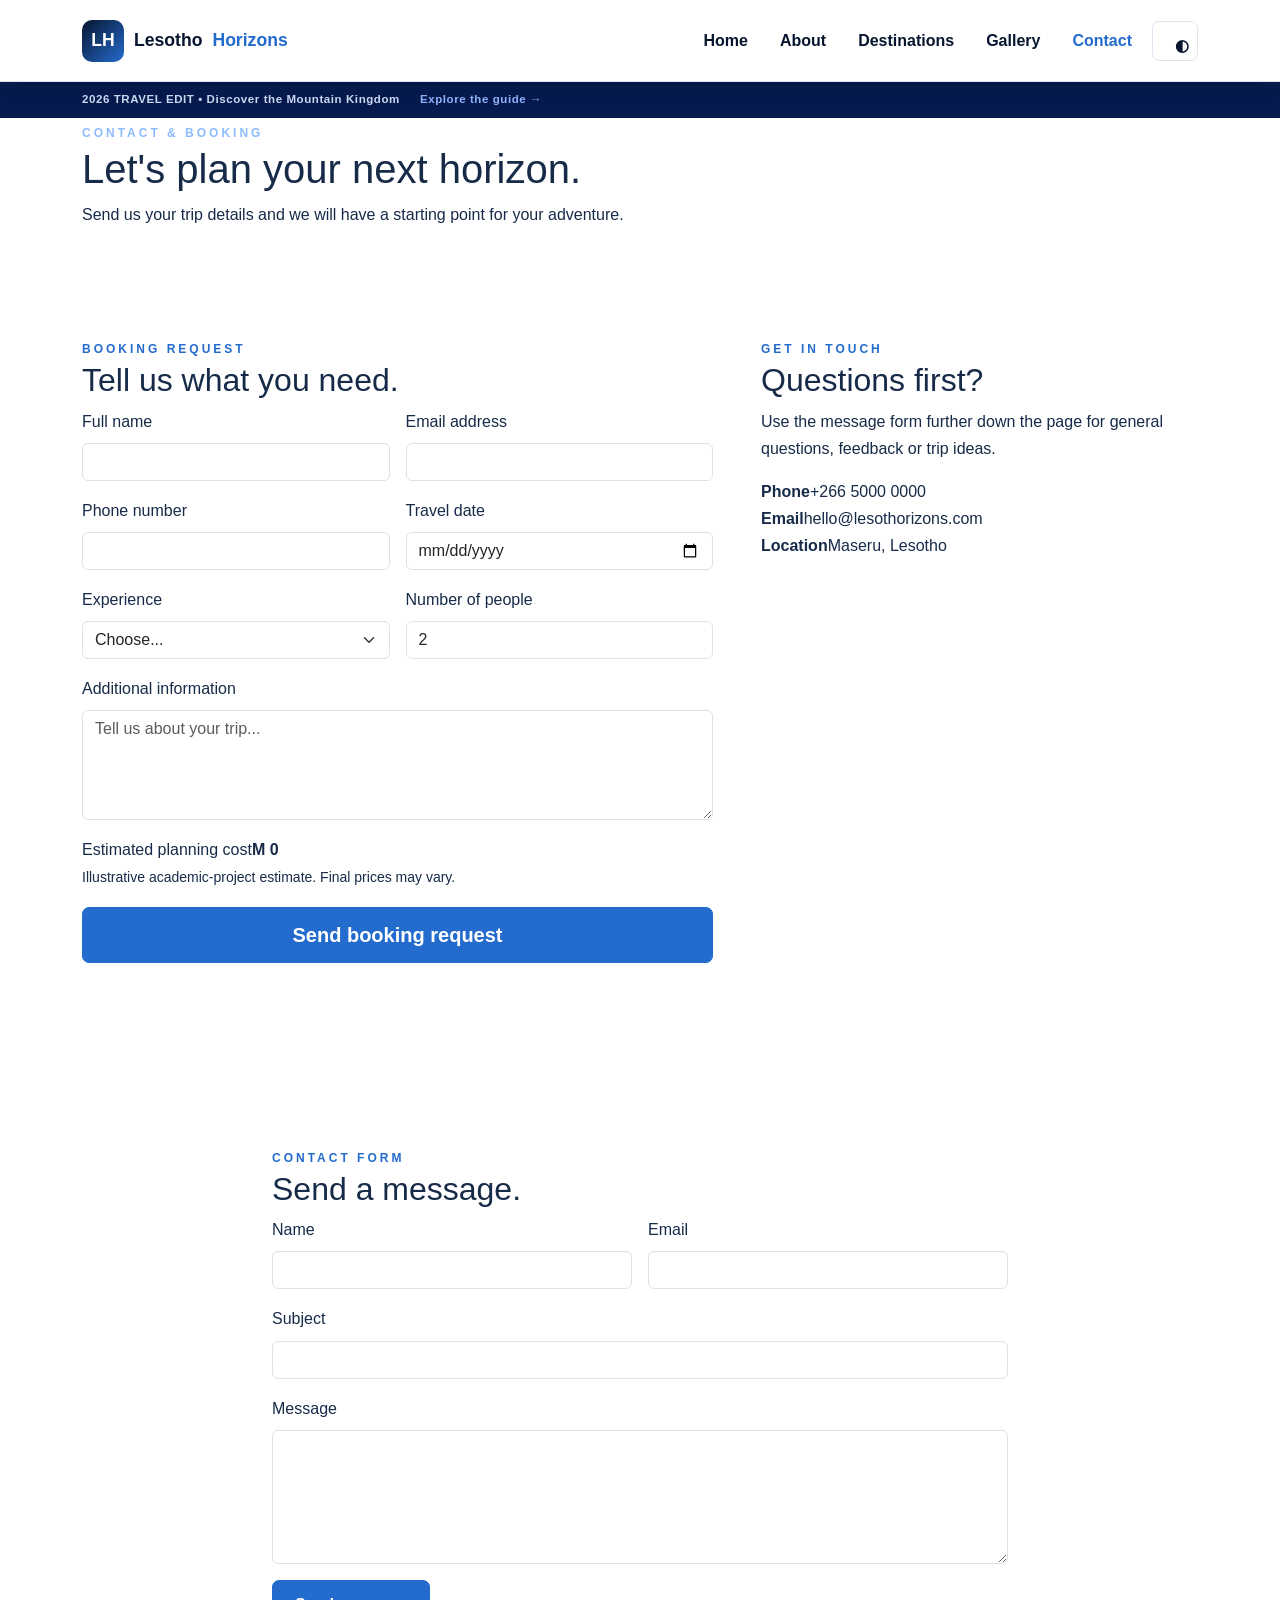
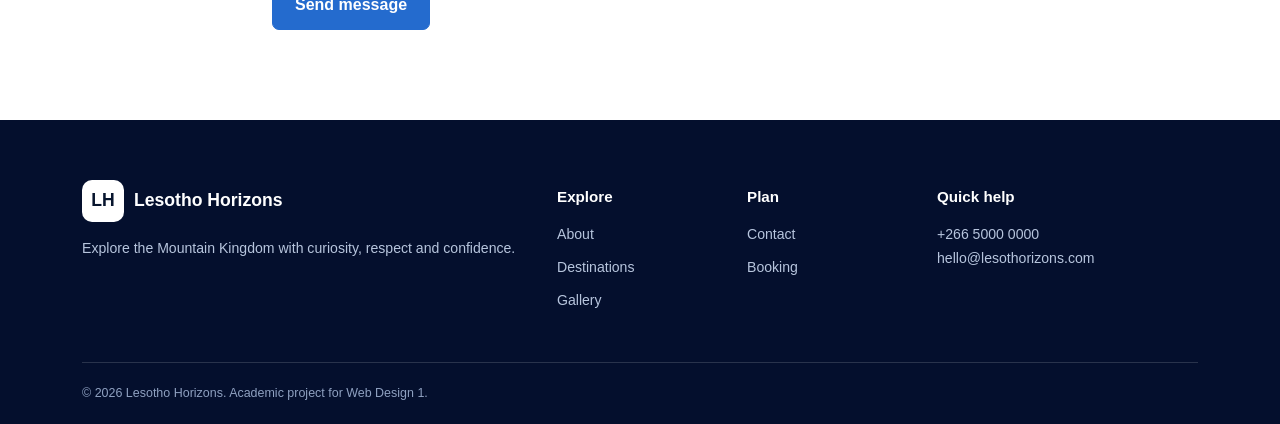
<file: contact.html>
<!DOCTYPE html>
<html lang="en">
<head>
<meta charset="UTF-8"><meta name="viewport" content="width=device-width, initial-scale=1.0">
<title>Contact & Booking | Lesotho Horizons</title>
<link href="https://cdn.jsdelivr.net/npm/bootstrap@5.3.3/dist/css/bootstrap.min.css" rel="stylesheet"><link rel="stylesheet" href="style.css">
<style>.top-strip{background:#071a4d;color:#cdd9f5;padding:8px 0;font-size:.72rem;letter-spacing:.05em}.top-strip a{color:#8fb4ff;font-weight:800;margin-left:8px}</style></head>
<body>
<a class="skip-link" href="#main">Skip to content</a>
<header><nav class="navbar navbar-expand-lg fixed-top site-nav"><div class="container"><a class="navbar-brand" href="index.html"><span class="brand-mark">LH</span> Lesotho <strong>Horizons</strong></a><button class="navbar-toggler" type="button" data-bs-toggle="collapse" data-bs-target="#mainNav"><span class="navbar-toggler-icon"></span></button><div class="collapse navbar-collapse" id="mainNav"><ul class="navbar-nav ms-auto align-items-lg-center gap-lg-2"><li class="nav-item"><a class="nav-link" href="index.html">Home</a></li><li class="nav-item"><a class="nav-link" href="about.html">About</a></li><li class="nav-item"><a class="nav-link" href="destinations.html">Destinations</a></li><li class="nav-item"><a class="nav-link" href="gallery.html">Gallery</a></li><li class="nav-item"><a class="nav-link active" href="contact.html">Contact</a></li><li class="nav-item"><button id="themeToggle" class="btn theme-btn" type="button" aria-label="Toggle dark mode">◐</button></li></ul></div></div></nav></header>
<main id="main"><div class="container-fluid px-0"><div class="top-strip"><div class="container">2026 TRAVEL EDIT • Discover the Mountain Kingdom <a href="destinations.html">Explore the guide →</a></div></div>
<section class="page-hero"><div class="container"><span class="eyebrow">CONTACT & BOOKING</span><h1>Let's plan your next horizon.</h1><p>Send us your trip details and we will have a starting point for your adventure.</p></div></section>
<section class="section-pad" id="booking"><div class="container"><div class="row g-5">
<div class="col-lg-7"><div class="form-panel"><span class="eyebrow dark">BOOKING REQUEST</span><h2>Tell us what you need.</h2><div id="bookingMessage" class="alert d-none" role="alert"></div>
<form id="bookingForm" novalidate><div class="row g-3">
<div class="col-md-6"><label for="fullName" class="form-label">Full name</label><input type="text" id="fullName" class="form-control" required minlength="2"><div class="invalid-feedback">Please enter your full name.</div></div>
<div class="col-md-6"><label for="email" class="form-label">Email address</label><input type="email" id="email" class="form-control" required><div class="invalid-feedback">Enter a valid email address.</div></div>
<div class="col-md-6"><label for="phone" class="form-label">Phone number</label><input type="tel" id="phone" class="form-control" pattern="[0-9+ ]{8,15}" required><div class="invalid-feedback">Enter a valid phone number.</div></div>
<div class="col-md-6"><label for="travelDate" class="form-label">Travel date</label><input type="date" id="travelDate" class="form-control" required><div class="invalid-feedback">Choose a travel date.</div></div>
<div class="col-md-6"><label for="service" class="form-label">Experience</label><select id="service" class="form-select" required><option value="">Choose...</option><option value="hiking">Highland hiking</option><option value="culture">Culture & heritage</option><option value="horse">Horseback journey</option><option value="road">Scenic road trip</option></select><div class="invalid-feedback">Select an experience.</div></div>
<div class="col-md-6"><label for="people" class="form-label">Number of people</label><input type="number" id="people" class="form-control" min="1" max="20" value="2" required><div class="invalid-feedback">Enter 1–20 people.</div></div>
<div class="col-12"><label for="notes" class="form-label">Additional information</label><textarea id="notes" class="form-control" rows="4" placeholder="Tell us about your trip..."></textarea></div>
<div class="col-12"><div class="calculator-box"><div><span>Estimated planning cost</span><strong id="bookingTotal">M 0</strong></div><small>Illustrative academic-project estimate. Final prices may vary.</small></div></div>
<div class="col-12"><button class="btn btn-primary btn-lg w-100" type="submit">Send booking request</button></div>
</div></form></div></div>
<aside class="col-lg-5"><div class="contact-side"><span class="eyebrow dark">GET IN TOUCH</span><h2>Questions first?</h2><p>Use the message form further down the page for general questions, feedback or trip ideas.</p><div class="contact-detail"><strong>Phone</strong><span>+266 5000 0000</span></div><div class="contact-detail"><strong>Email</strong><span>hello@lesothorizons.com</span></div><div class="contact-detail"><strong>Location</strong><span>Maseru, Lesotho</span></div><div id="recentRequests" aria-live="polite"></div></div></aside>
</div></div></section>
<section class="section-pad soft-bg"><div class="container"><div class="row justify-content-center"><div class="col-lg-8"><div class="form-panel"><span class="eyebrow dark">CONTACT FORM</span><h2>Send a message.</h2><div id="contactMessage" class="alert d-none" role="alert"></div>
<form id="contactForm" novalidate><div class="row g-3"><div class="col-md-6"><label for="contactName" class="form-label">Name</label><input type="text" id="contactName" class="form-control" required><div class="invalid-feedback">Please enter your name.</div></div><div class="col-md-6"><label for="contactEmail" class="form-label">Email</label><input type="email" id="contactEmail" class="form-control" required><div class="invalid-feedback">Please enter a valid email.</div></div><div class="col-12"><label for="subject" class="form-label">Subject</label><input type="text" id="subject" class="form-control" required><div class="invalid-feedback">Please enter a subject.</div></div><div class="col-12"><label for="message" class="form-label">Message</label><textarea id="message" class="form-control" rows="5" required minlength="10"></textarea><div class="invalid-feedback">Please enter at least 10 characters.</div></div><div class="col-12"><button class="btn btn-primary" type="submit">Send message</button></div></div></form></div></div></div></div></section>
</main>
<footer class="site-footer"><div class="container"><div class="row g-4"><div class="col-lg-5"><a class="navbar-brand footer-brand" href="index.html"><span class="brand-mark">LH</span> Lesotho Horizons</a><p>Explore the Mountain Kingdom with curiosity, respect and confidence.</p></div><div class="col-6 col-lg-2"><h4>Explore</h4><a href="about.html">About</a><a href="destinations.html">Destinations</a><a href="gallery.html">Gallery</a></div><div class="col-6 col-lg-2"><h4>Plan</h4><a href="contact.html">Contact</a><a href="#booking">Booking</a></div><div class="col-lg-3"><h4>Quick help</h4><p>+266 5000 0000<br>hello@lesothorizons.com</p></div></div><div class="footer-bottom">© 2026 Lesotho Horizons. Academic project for Web Design 1.</div></div></footer>
<script src="https://cdn.jsdelivr.net/npm/bootstrap@5.3.3/dist/js/bootstrap.bundle.min.js"></script><script src="script.js"></script>
</body></html>
</file>
<file: style.css>
:root {
    --dark-blue: #07152E;
    --navy-blue: #102D59;
    --blue: #246BCE;
    --light-blue: #EAF3FF;
    --white: #FFFFFF;
    --text-color: #172B49;
    --muted: #687991;
    --light-bg: #F3F7FD;
    --border-color: #DCE6F2;
    --accent-blue: #8DBBFF;
    --hero-overlay: rgba(4, 17, 43, 0.82);
    --card-shadow: 0 12px 32px rgba(7, 21, 46, 0.08);
}

* {
    margin: 0;
    padding: 0;
    box-sizing: border-box;
}

html {
    scroll-behavior: smooth;
    scroll-padding-top: 90px;
}

body {
    font-family: Arial, Helvetica, sans-serif;
    background: var(--white);
    color: var(--text-color);
    line-height: 1.7;
}

a {
    text-decoration: none;
}

img {
    max-width: 100%;
    display: block;
}

.skip-link {
    position: absolute;
    top: -100px;
    left: 10px;
    z-index: 2000;
    background: var(--dark-blue);
    color: var(--white);
    padding: 12px;
}

.skip-link:focus {
    top: 10px;
}

.site-nav {
    min-height: 82px;
    background: rgba(255, 255, 255, 0.97);
    box-shadow: 0 5px 25px rgba(7, 21, 46, 0.07);
    border-bottom: 1px solid var(--border-color);
    backdrop-filter: blur(12px);
}

.navbar-brand {
    display: flex;
    align-items: center;
    gap: 10px;
    color: var(--dark-blue);
    font-size: 1.1rem;
    font-weight: 600;
}

.navbar-brand strong {
    color: var(--blue);
}

.brand-mark {
    display: inline-flex;
    justify-content: center;
    align-items: center;
    width: 42px;
    height: 42px;
    border-radius: 10px;
    background: linear-gradient(135deg, var(--dark-blue), var(--blue));
    color: var(--white);
    font-weight: bold;
}

.site-nav .nav-link {
    color: var(--dark-blue);
    font-weight: 600;
    padding: 12px !important;
    transition: color 0.3s ease;
}

.site-nav .nav-link:hover,
.site-nav .nav-link.active {
    color: var(--blue);
}

.theme-btn {
    color: var(--dark-blue);
    background: var(--white);
    border: 1px solid var(--border-color);
    border-radius: 50%;
    width: 40px;
    height: 40px;
}

.theme-btn:hover {
    background: var(--light-blue);
    color: var(--blue);
    border-color: var(--blue);
}

.top-strip {
    margin-top: 82px;
    padding: 10px 0;
    background: var(--dark-blue);
    color: #D9E6FF;
    font-size: 0.75rem;
    font-weight: bold;
    letter-spacing: 1px;
}

.top-strip .container {
    display: flex;
    align-items: center;
    gap: 12px;
}

.top-strip a {
    margin-left: auto;
    color: var(--white);
}

.top-strip a:hover {
    color: var(--accent-blue);
}

.hero {
    position: relative;
    min-height: 680px;
    display: flex;
    align-items: center;
    color: var(--white);
    background:
        linear-gradient(
            90deg,
            rgba(4, 17, 43, 0.92),
            rgba(7, 32, 72, 0.68),
            rgba(13, 54, 105, 0.18)
        ),
        url("https://images.unsplash.com/photo-1464822759023-fed622ff2c3b?auto=format&fit=crop&w=2200&q=90")
        center / cover no-repeat;
}

.hero-content {
    position: relative;
    padding-top: 70px;
    padding-bottom: 80px;
}

.eyebrow {
    display: inline-block;
    color: var(--accent-blue);
    font-size: 0.75rem;
    font-weight: bold;
    letter-spacing: 3px;
    text-transform: uppercase;
}

.eyebrow.dark {
    color: var(--blue);
}

.hero h1 {
    margin: 24px 0;
    font-family: Georgia, "Times New Roman", serif;
    font-size: clamp(3rem, 7vw, 6rem);
    font-weight: bold;
    line-height: 1.05;
}

.hero h1 span {
    color: var(--accent-blue);
}

.hero-content > p {
    max-width: 570px;
    margin-bottom: 30px;
    color: #E1E9F7;
    font-size: 1.1rem;
}

.hero-actions {
    display: flex;
    flex-wrap: wrap;
    gap: 14px;
}

.btn {
    border-radius: 7px;
    font-weight: bold;
    padding: 12px 22px;
    transition: background 0.3s ease, transform 0.3s ease;
}

.btn:hover {
    transform: translateY(-2px);
}

.btn-primary {
    background: var(--blue);
    border-color: var(--blue);
    color: var(--white);
}

.btn-primary:hover {
    background: var(--navy-blue);
    border-color: var(--navy-blue);
    color: var(--white);
}

.hero-stats {
    display: flex;
    flex-wrap: wrap;
    gap: 30px;
    margin-top: 55px;
    padding-top: 24px;
    border-top: 1px solid rgba(255, 255, 255, 0.3);
}

.hero-stats div {
    display: flex;
    flex-direction: column;
}

.hero-stats strong {
    color: var(--white);
    font-size: 1rem;
}

.hero-stats span {
    color: #D2DEF1;
    font-size: 0.8rem;
}

.hero-caption {
    position: absolute;
    right: 5%;
    bottom: 25px;
    color: var(--white);
    font-size: 0.8rem;
}

.section-pad {
    padding: 90px 0;
}

.section-heading {
    display: flex;
    justify-content: space-between;
    align-items: flex-end;
    gap: 25px;
    margin-bottom: 35px;
}

.section-heading h2,
.story-section h2 {
    margin-top: 12px;
    color: var(--dark-blue);
    font-family: Georgia, "Times New Roman", serif;
    font-size: clamp(2.2rem, 4vw, 3.4rem);
    line-height: 1.15;
}

.section-intro {
    max-width: 500px;
    margin-top: 12px;
    color: var(--muted);
}

.text-link {
    color: var(--blue);
    font-weight: bold;
    white-space: nowrap;
}

.text-link:hover {
    color: var(--dark-blue);
}

.destination-card {
    position: relative;
    display: block;
    height: 430px;
    overflow: hidden;
    border-radius: 12px;
    background: var(--dark-blue);
    color: var(--white);
    box-shadow: var(--card-shadow);
}

.destination-card img {
    width: 100%;
    height: 100%;
    object-fit: cover;
    transition: transform 0.5s ease;
}

.destination-card:hover img {
    transform: scale(1.05);
}

.destination-card::after {
    content: "";
    position: absolute;
    inset: 0;
    background: linear-gradient(
        to top,
        rgba(4, 17, 43, 0.96),
        rgba(4, 17, 43, 0.38) 50%,
        rgba(4, 17, 43, 0.02) 100%
    );
}

.card-overlay {
    position: absolute;
    z-index: 1;
    bottom: 25px;
    left: 24px;
    right: 24px;
}

.card-overlay span {
    color: #B9D6FF;
    font-size: 0.75rem;
    font-weight: bold;
    letter-spacing: 1px;
}

.card-overlay h3 {
    margin: 10px 0;
    color: var(--white);
    font-family: Georgia, "Times New Roman", serif;
    font-size: 1.8rem;
}

.card-overlay p {
    max-width: 300px;
    color: #E2EAF8;
    font-size: 0.9rem;
}

.card-arrow {
    position: absolute;
    right: 0;
    bottom: 0;
    display: grid;
    place-items: center;
    width: 38px;
    height: 38px;
    background: var(--white);
    color: var(--dark-blue);
    border-radius: 50%;
}

.image-note {
    margin-top: 15px;
    color: var(--muted);
    font-size: 0.8rem;
}

.story-section {
    background: var(--light-bg);
}

.story-section .lead {
    margin: 22px 0;
    color: #586780;
    font-size: 1.05rem;
}

.feature-list {
    margin: 25px 0;
}

.feature-list > div {
    display: flex;
    gap: 18px;
    padding: 17px 0;
    border-top: 1px solid var(--border-color);
}

.feature-list > div > span {
    color: var(--blue);
    font-weight: bold;
}

.feature-list p {
    margin: 0;
    color: var(--muted);
    font-size: 0.9rem;
}

.feature-list strong {
    color: var(--dark-blue);
    font-size: 1rem;
}

.story-button {
    padding: 12px 20px;
    color: var(--blue);
    border-color: var(--blue);
}

.story-button:hover {
    background: var(--blue);
    color: var(--white);
}

.story-image {
    position: relative;
}

.story-image > img {
    width: 100%;
    height: 520px;
    object-fit: cover;
    border-radius: 12px;
}

.image-label {
    position: absolute;
    bottom: 20px;
    left: 20px;
    right: 20px;
    display: flex;
    align-items: center;
    gap: 14px;
    padding: 18px;
    border-radius: 8px;
    color: var(--white);
    background: rgba(7, 21, 46, 0.95);
}

.image-label strong,
.image-label small {
    display: block;
}

.image-label small {
    color: #D2DEF1;
}

.label-dot {
    width: 10px;
    height: 10px;
    background: var(--accent-blue);
    border-radius: 50%;
}

.explore-section {
    background: var(--white);
}

.icon-card {
    position: relative;
    height: 100%;
    min-height: 260px;
    padding: 28px 24px;
    background: var(--white);
    border: 1px solid var(--border-color);
    border-radius: 10px;
    box-shadow: 0 6px 20px rgba(7, 21, 46, 0.03);
    transition: border-color 0.3s ease, transform 0.3s ease, box-shadow 0.3s ease;
}

.icon-card:hover {
    border-color: var(--blue);
    box-shadow: var(--card-shadow);
    transform: translateY(-4px);
}

.step-number {
    position: absolute;
    top: 25px;
    right: 24px;
    color: #9AA8BE;
    font-weight: bold;
}

.step-icon {
    display: grid;
    place-items: center;
    width: 48px;
    height: 48px;
    margin-bottom: 20px;
    border-radius: 10px;
    color: var(--blue);
    background: var(--light-blue);
    font-size: 1.6rem;
}

.icon-card h3 {
    color: var(--dark-blue);
    font-family: Georgia, "Times New Roman", serif;
    font-size: 1.5rem;
}

.icon-card p {
    color: var(--muted);
    font-size: 0.9rem;
}

.icon-card a {
    color: var(--blue);
    font-size: 0.9rem;
    font-weight: bold;
}

.closing-cta {
    padding: 60px 0;
    color: var(--white);
    background: linear-gradient(
        120deg,
        #07152E 0%,
        #103B79 60%,
        #246BCE 100%
    );
}

.closing-inner {
    display: flex;
    justify-content: space-between;
    align-items: center;
    gap: 30px;
}

.closing-cta h2 {
    margin: 12px 0;
    font-family: Georgia, "Times New Roman", serif;
    font-size: clamp(2rem, 4vw, 3rem);
}

.closing-cta p {
    margin-bottom: 0;
    color: #D5E2F8;
}

.closing-cta .btn-light {
    color: var(--dark-blue);
    font-weight: bold;
}

.site-footer {
    padding: 60px 0 20px;
    background: #040F2D;
    color: #D4DEF0;
}

.footer-brand {
    display: inline-flex;
    align-items: center;
    gap: 10px;
    margin-bottom: 15px;
    color: var(--white);
}

.footer-brand .brand-mark {
    background: var(--white);
    color: var(--dark-blue);
}

.footer-description {
    max-width: 330px;
    color: #AEBBD6;
}

.site-footer h4 {
    margin: 8px 0 17px;
    color: var(--white);
    font-size: 0.95rem;
    font-weight: bold;
}

.site-footer a:not(.navbar-brand) {
    display: block;
    width: fit-content;
    margin: 9px 0;
    color: #B7C5DD;
    font-size: 0.88rem;
}

.site-footer a:hover {
    color: var(--white);
}

.site-footer p {
    color: #B7C5DD;
    font-size: 0.88rem;
}

.footer-bottom {
    display: flex;
    justify-content: space-between;
    gap: 15px;
    margin-top: 40px;
    padding-top: 20px;
    color: #8FA1C1;
    border-top: 1px solid rgba(255, 255, 255, 0.15);
    font-size: 0.78rem;
}

body.dark-mode {
    --text-color: #EAF1FF;
    --muted: #B3C2DA;
    --border-color: #263D62;
    --light-bg: #0D2040;
    --light-blue: #172F55;

    background: #07152E;
    color: var(--text-color);
}

body.dark-mode .site-nav,
body.dark-mode .explore-section,
body.dark-mode .icon-card {
    background: #091A35;
}

body.dark-mode .site-nav .navbar-brand,
body.dark-mode .site-nav .nav-link,
body.dark-mode .section-heading h2,
body.dark-mode .story-section h2,
body.dark-mode .feature-list strong,
body.dark-mode .icon-card h3 {
    color: #EAF1FF;
}

body.dark-mode .story-section {
    background: #0D2040;
}

body.dark-mode .feature-list > div,
body.dark-mode .icon-card {
    border-color: #263D62;
}

body.dark-mode .icon-card p,
body.dark-mode .section-intro {
    color: #B3C2DA;
}

body.dark-mode .theme-btn {
    color: #EAF1FF;
    background: #102D59;
    border-color: #263D62;
}

body.dark-mode .navbar-toggler {
    border-color: #263D62;
}

body.dark-mode .navbar-toggler-icon {
    filter: invert(1);
}

@media (max-width: 991px) {
    .site-nav {
        min-height: 72px;
    }

    .top-strip {
        margin-top: 72px;
    }

    .site-nav .navbar-collapse {
        padding: 12px 0;
    }

    .hero {
        min-height: 620px;
    }

    .section-pad {
        padding: 70px 0;
    }

    .destination-card {
        height: 390px;
    }

    .story-image > img {
        height: 430px;
    }
}

@media (max-width: 575px) {
    .top-strip {
        font-size: 0.65rem;
        letter-spacing: 0.5px;
    }

    .top-strip .container {
        gap: 8px;
    }

    .top-strip .container > span {
        display: none;
    }

    .hero {
        min-height: 650px;
        background-position: center;
    }

    .hero h1 {
        font-size: clamp(2.8rem, 12vw, 4rem);
    }

    .hero-content > p {
        font-size: 0.98rem;
    }

    .hero-actions .btn {
        width: 100%;
    }

    .hero-stats {
        gap: 18px;
        margin-top: 35px;
    }

    .hero-stats > div {
        min-width: 28%;
    }

    .hero-stats strong {
        font-size: 0.85rem;
    }

    .hero-stats span {
        font-size: 0.7rem;
    }

    .section-pad {
        padding: 60px 0;
    }

    .section-heading {
        align-items: flex-start;
        flex-direction: column;
        gap: 12px;
    }

    .section-heading h2,
    .story-section h2 {
        font-size: 2.4rem;
    }

    .destination-card {
        height: 400px;
    }

    .story-image > img {
        height: 340px;
    }

    .closing-inner {
        align-items: flex-start;
        flex-direction: column;
    }

    .closing-cta .btn {
        width: 100%;
    }

    .footer-bottom {
        flex-direction: column;
    }
}
</file>
